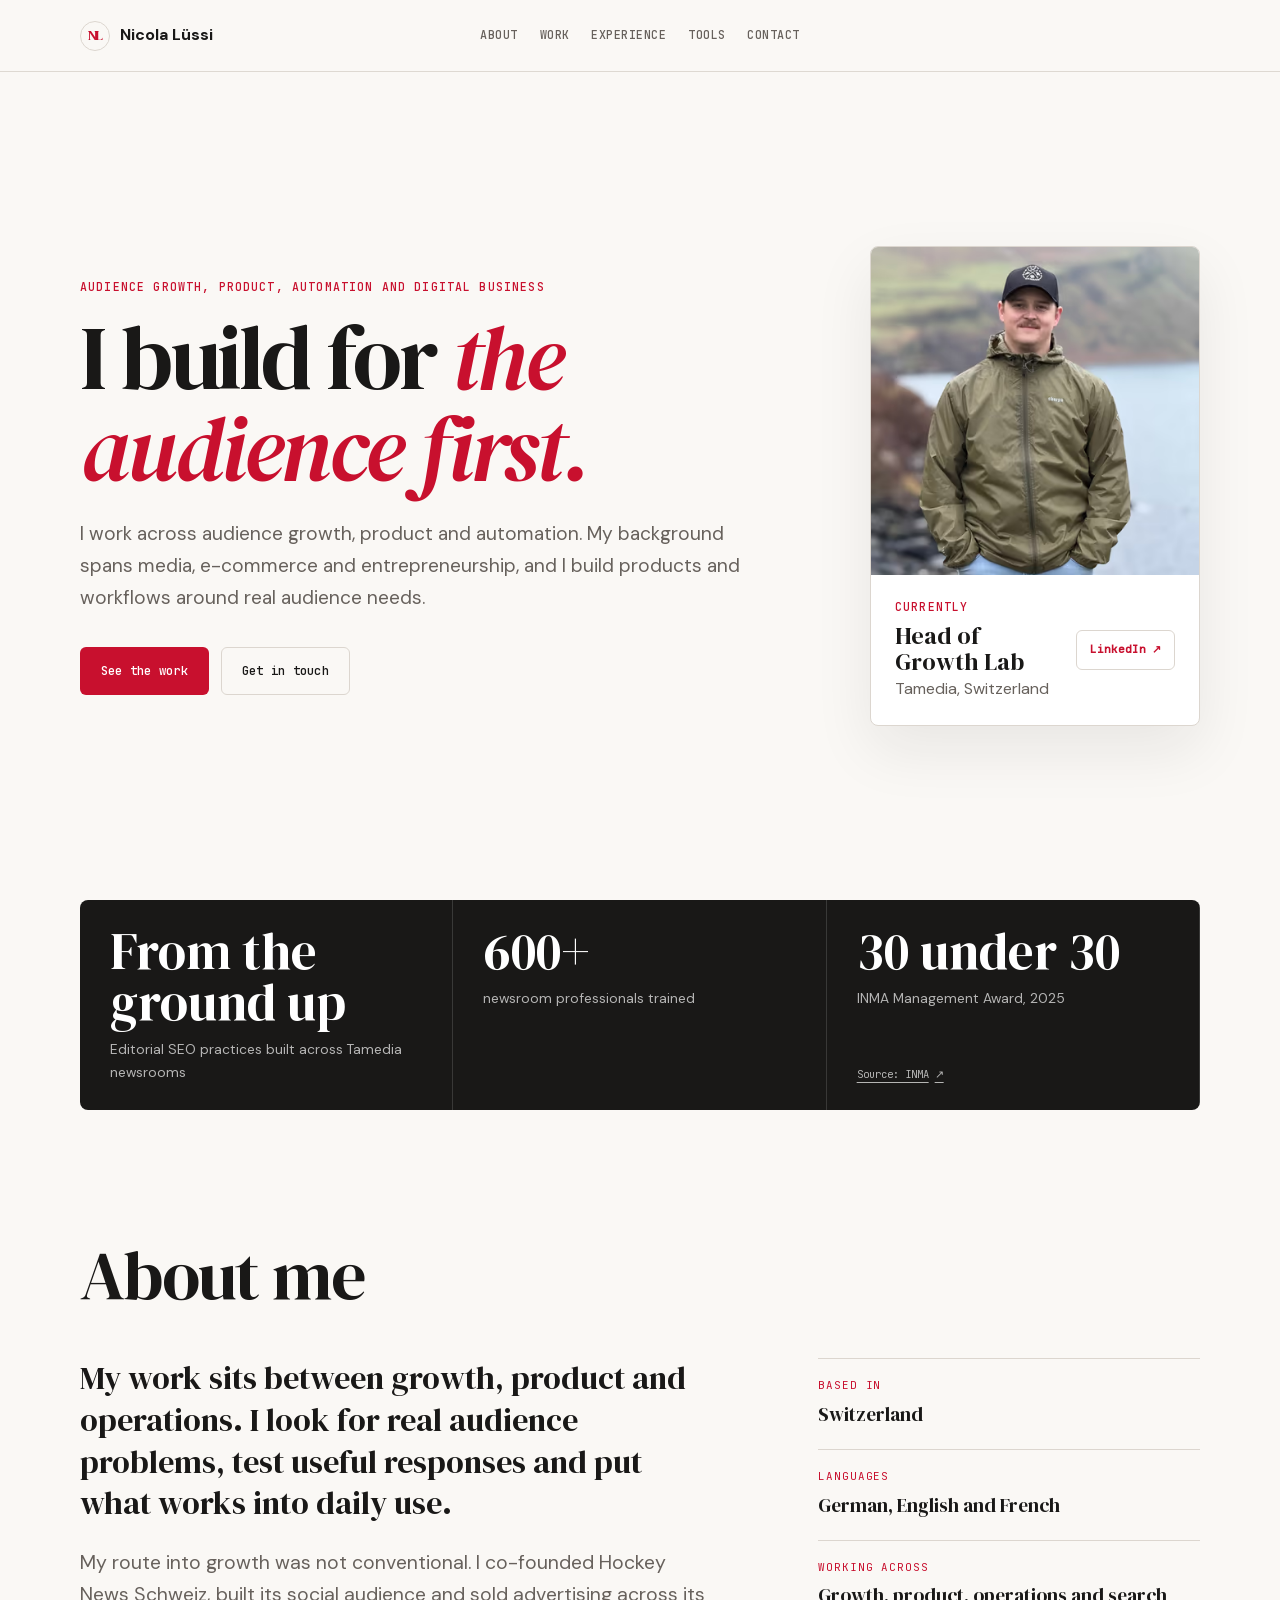
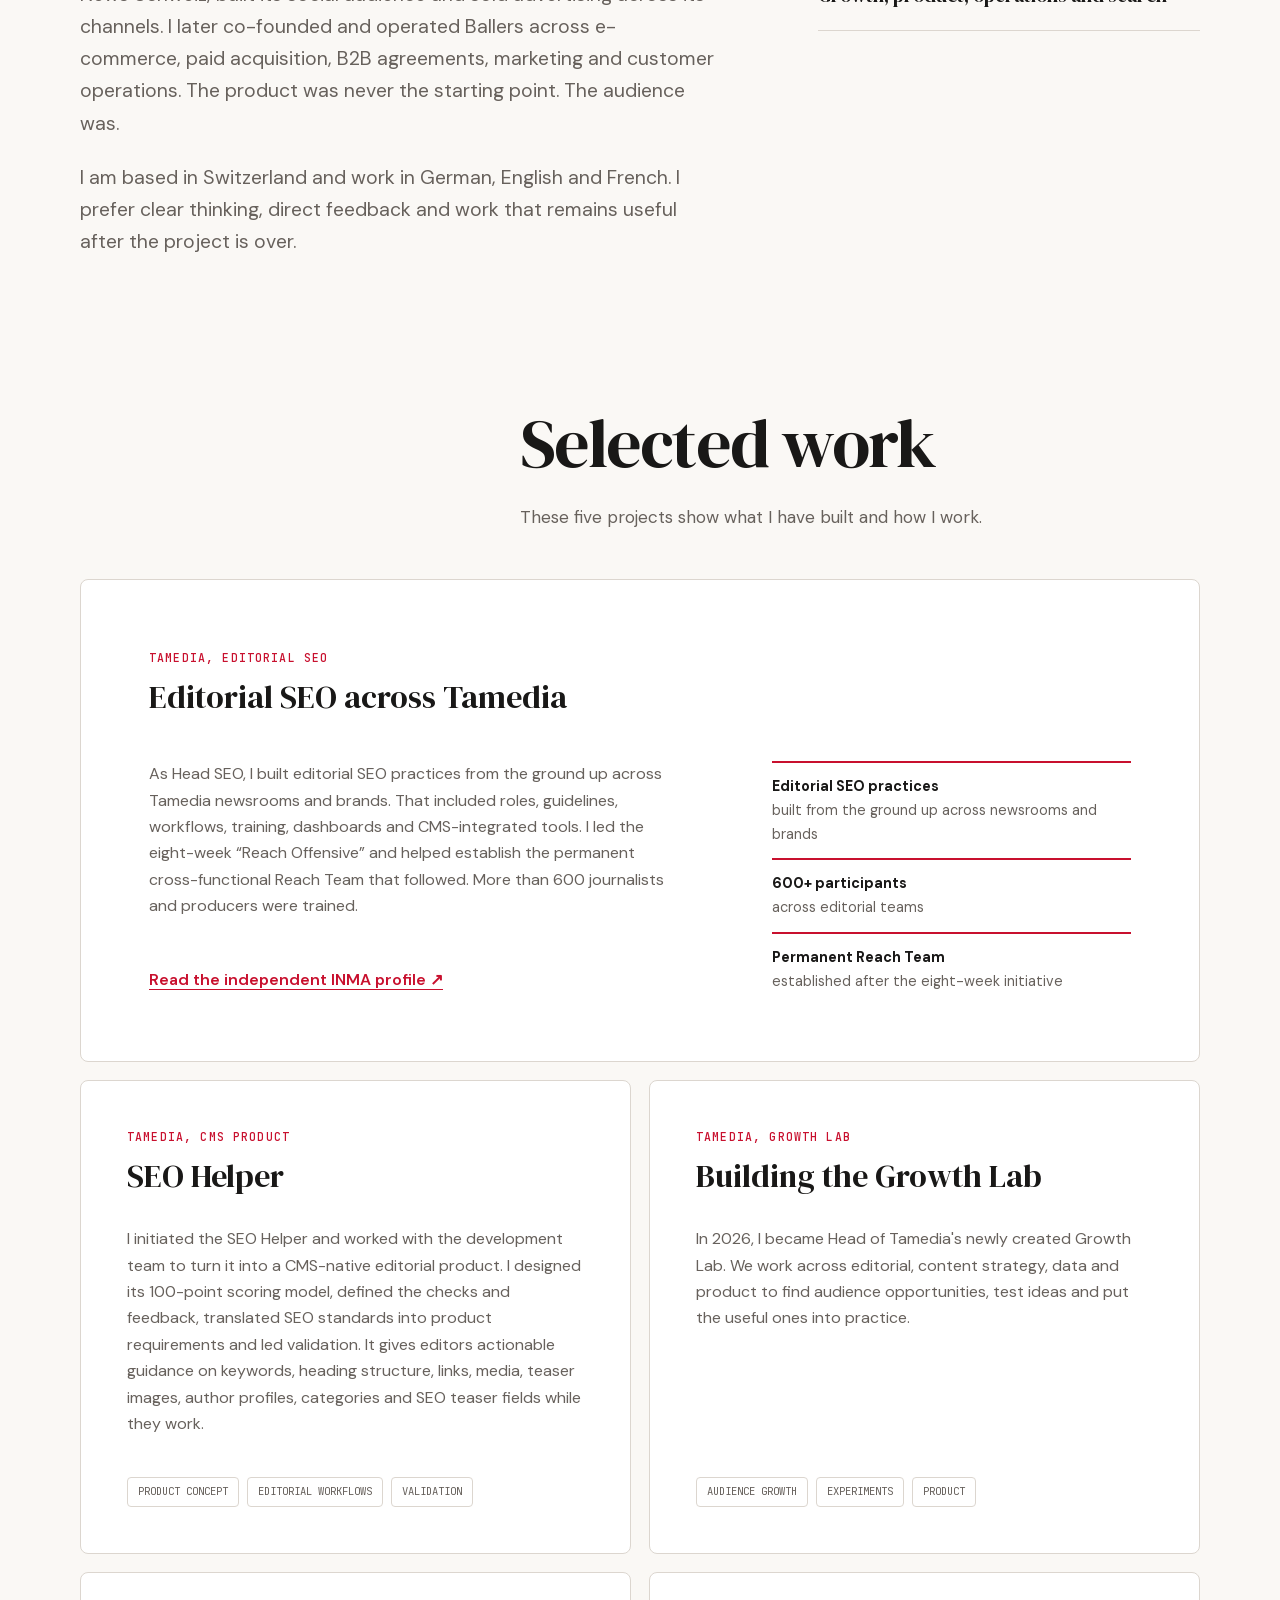
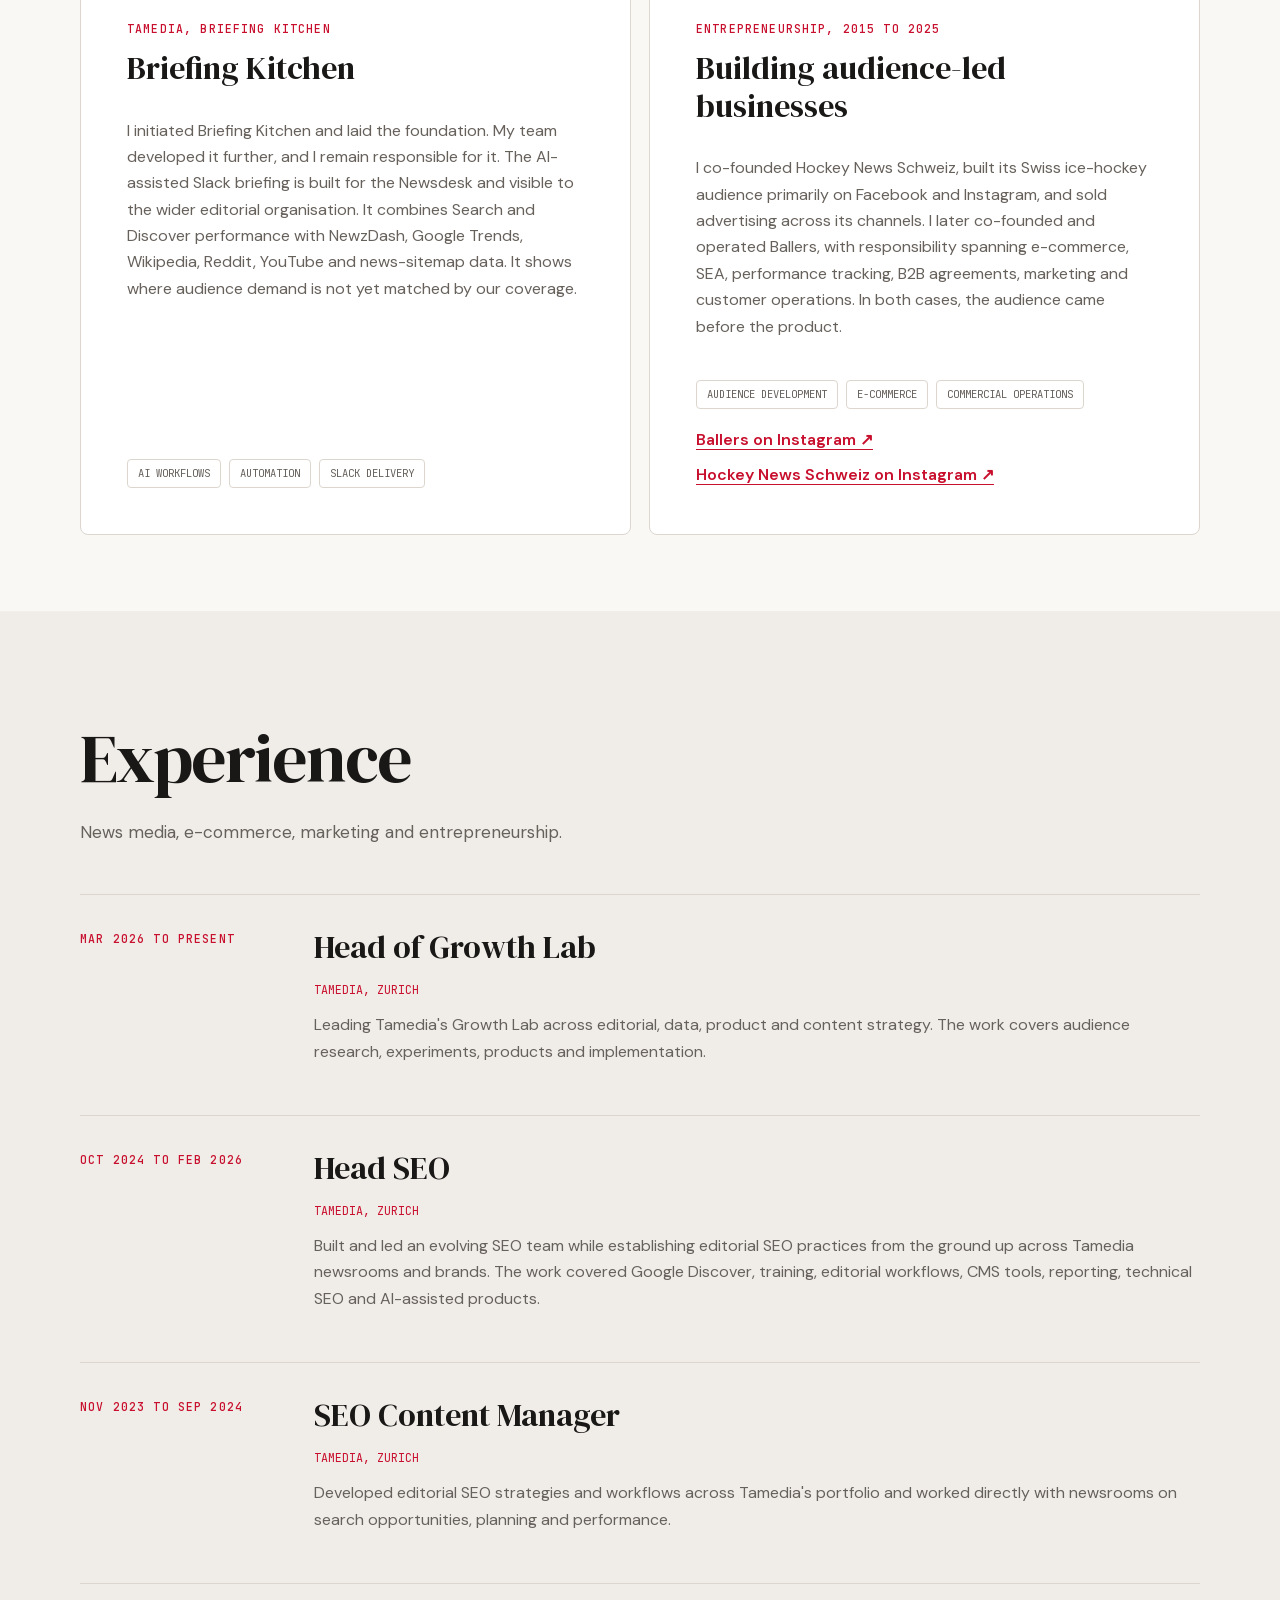
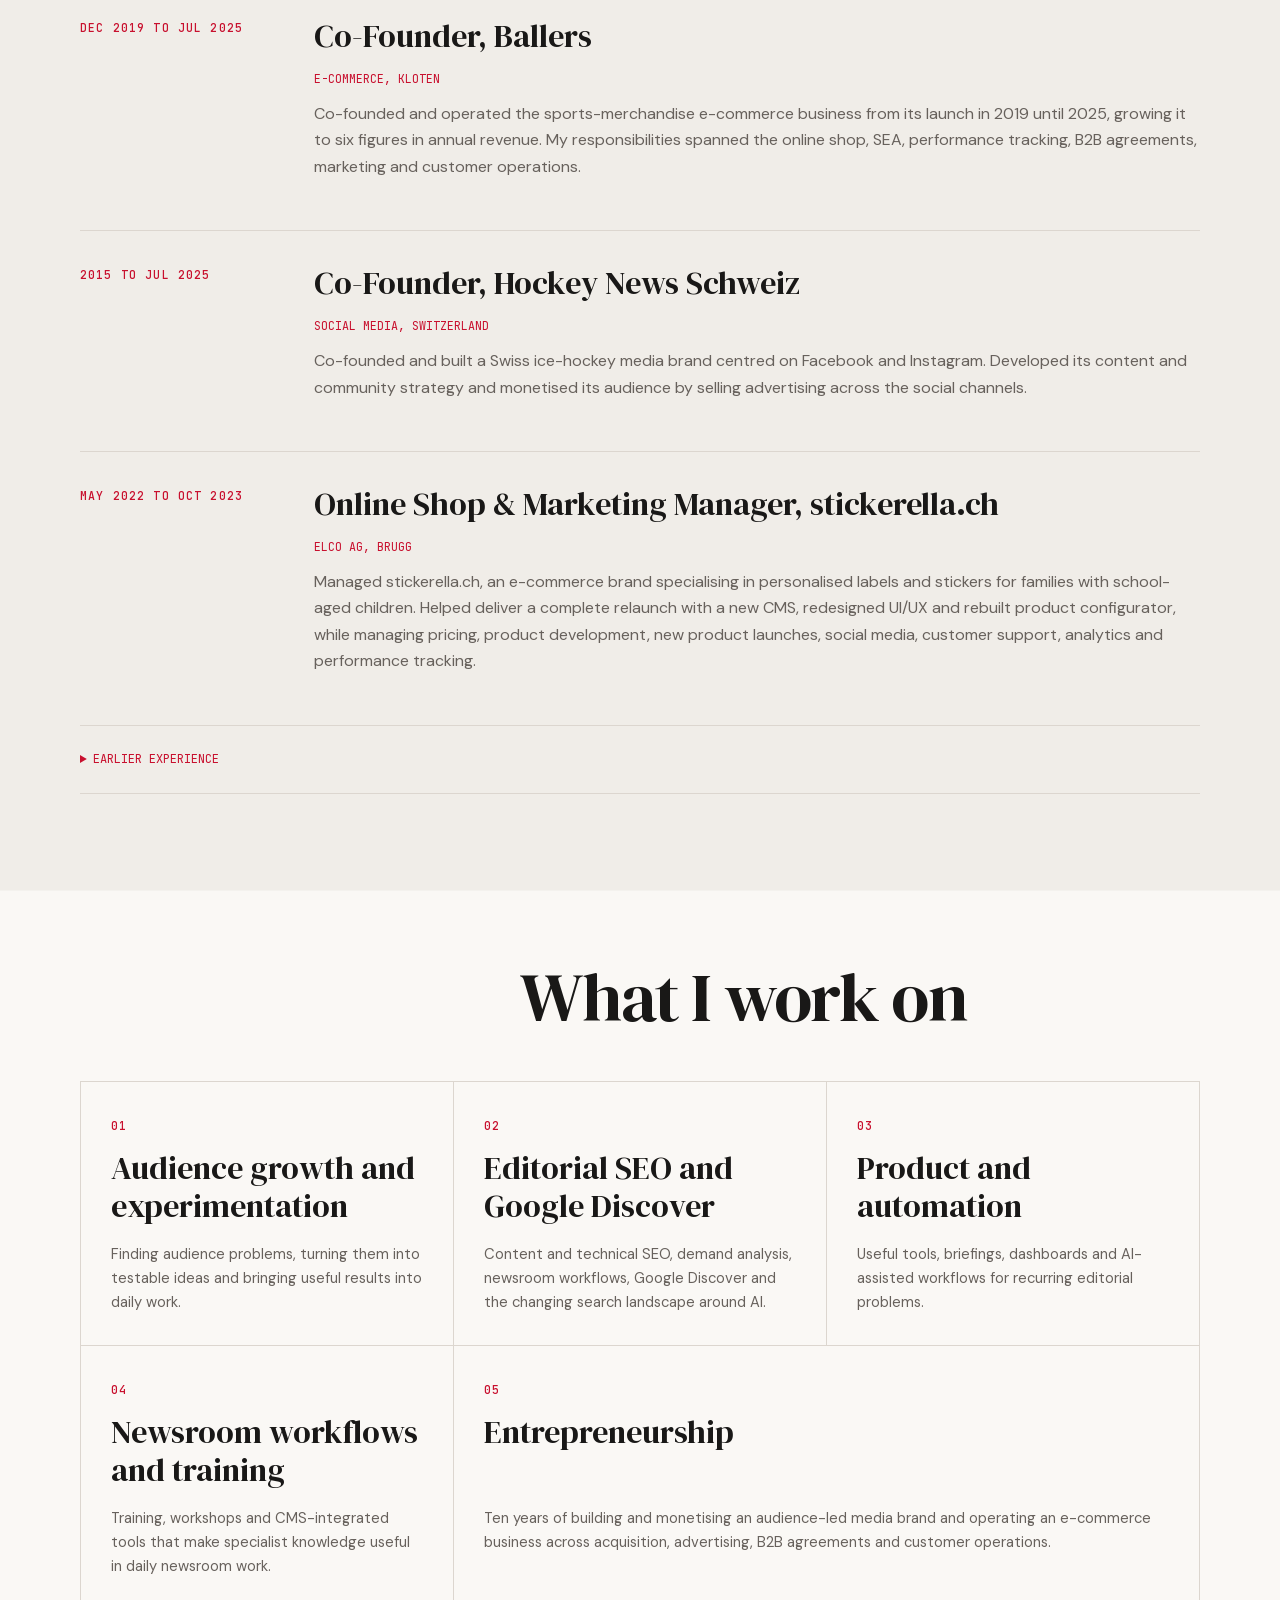
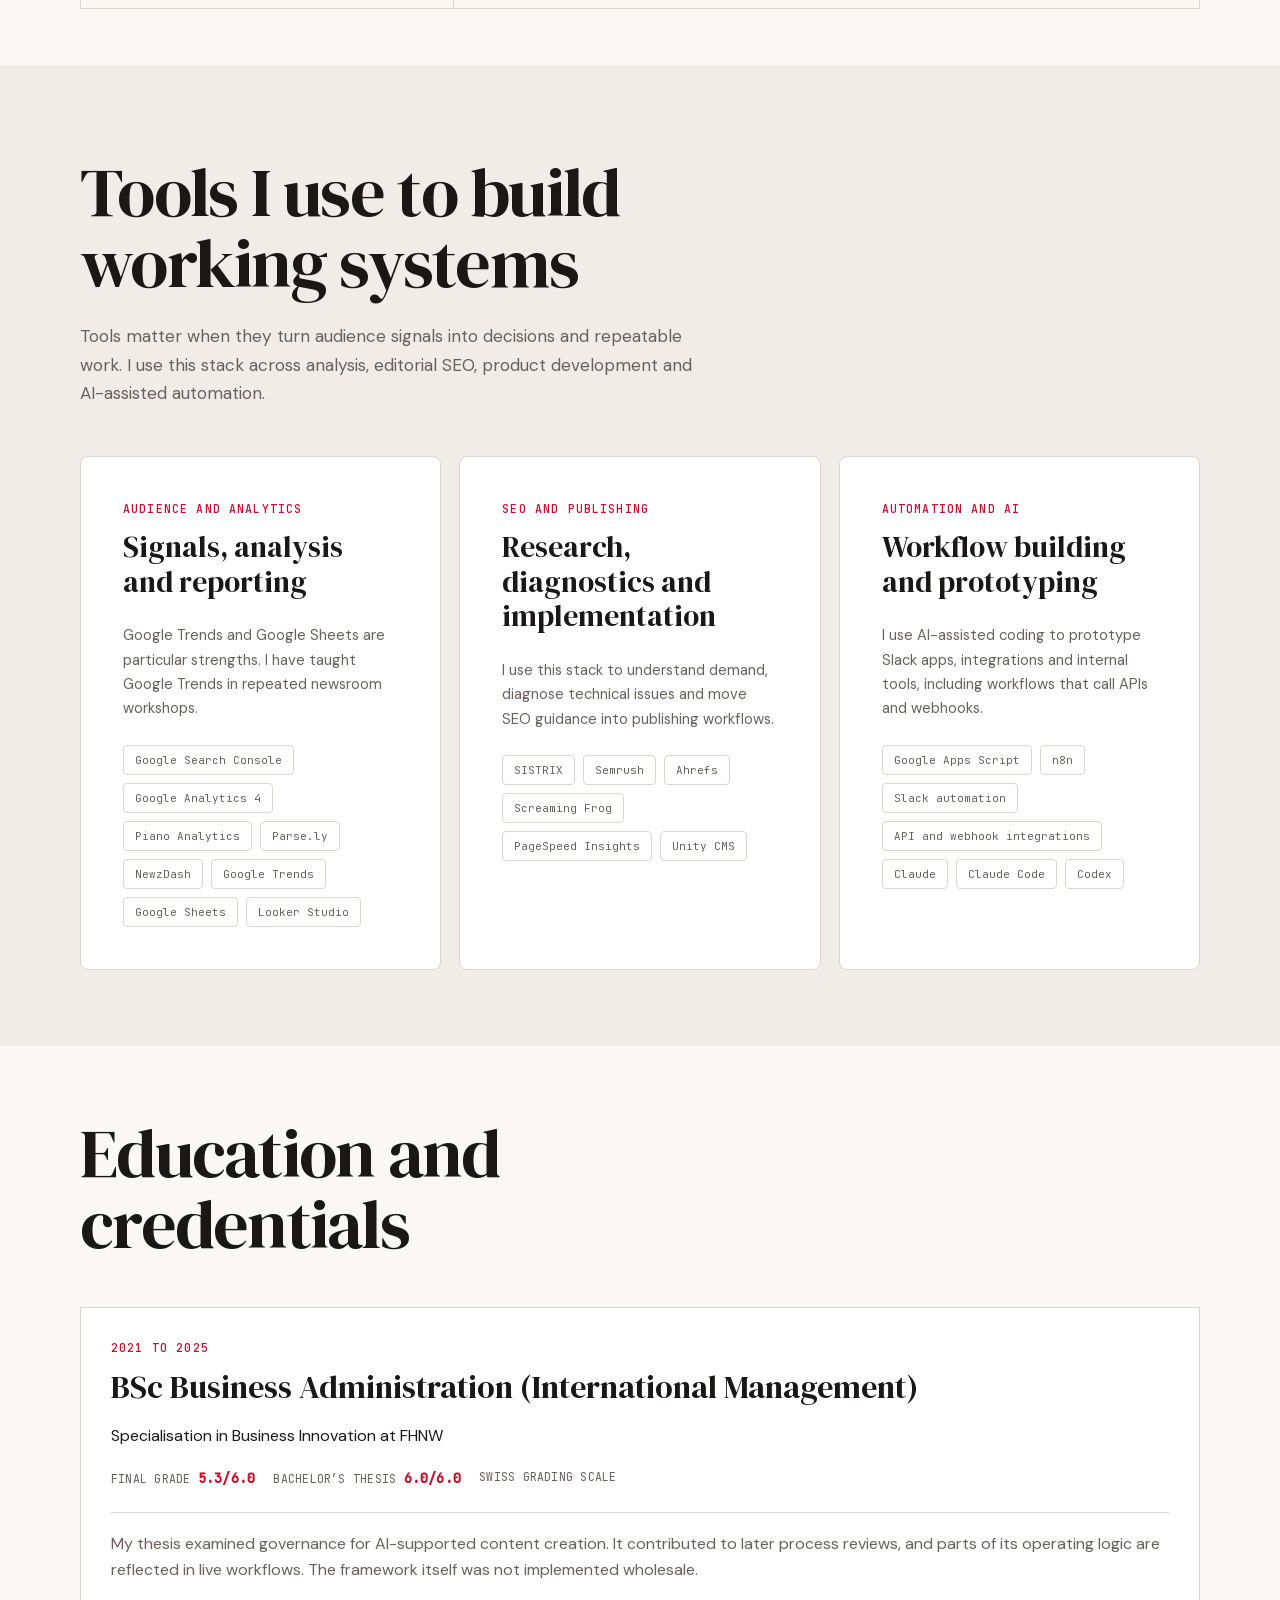
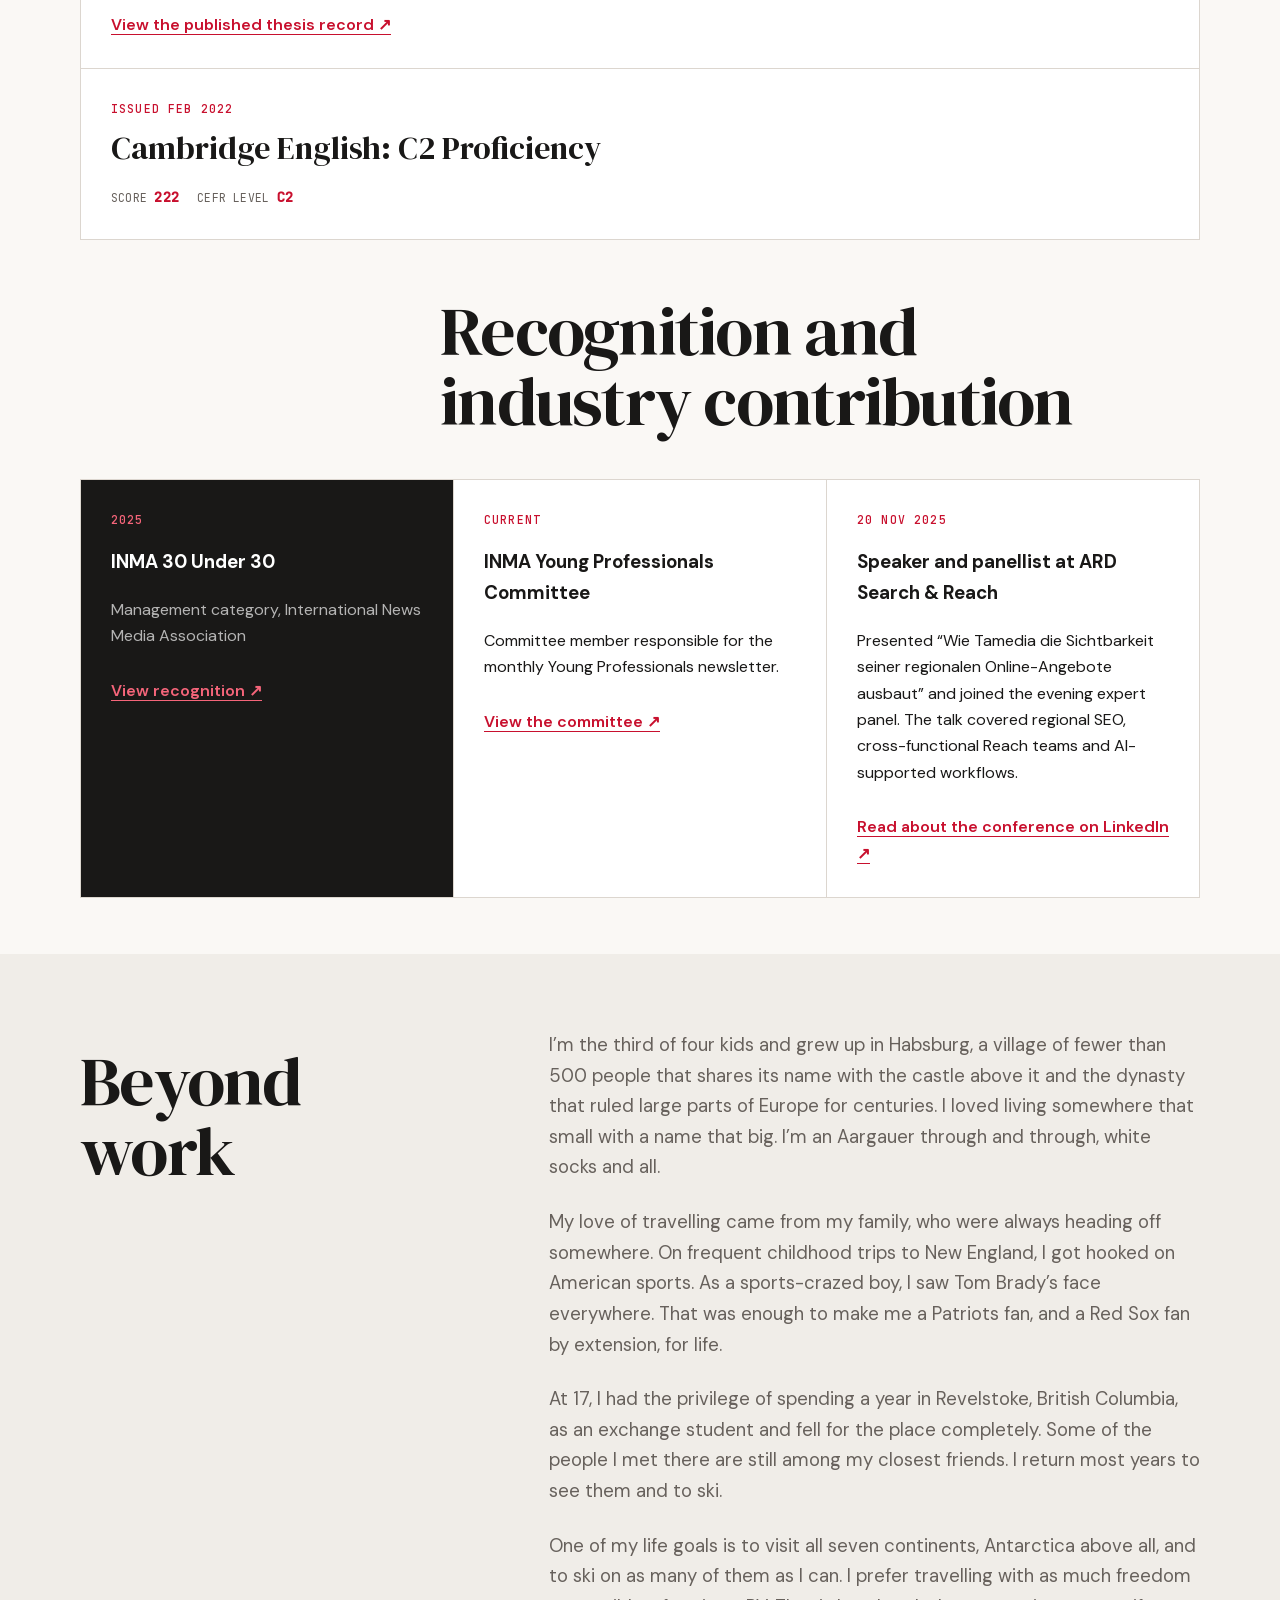
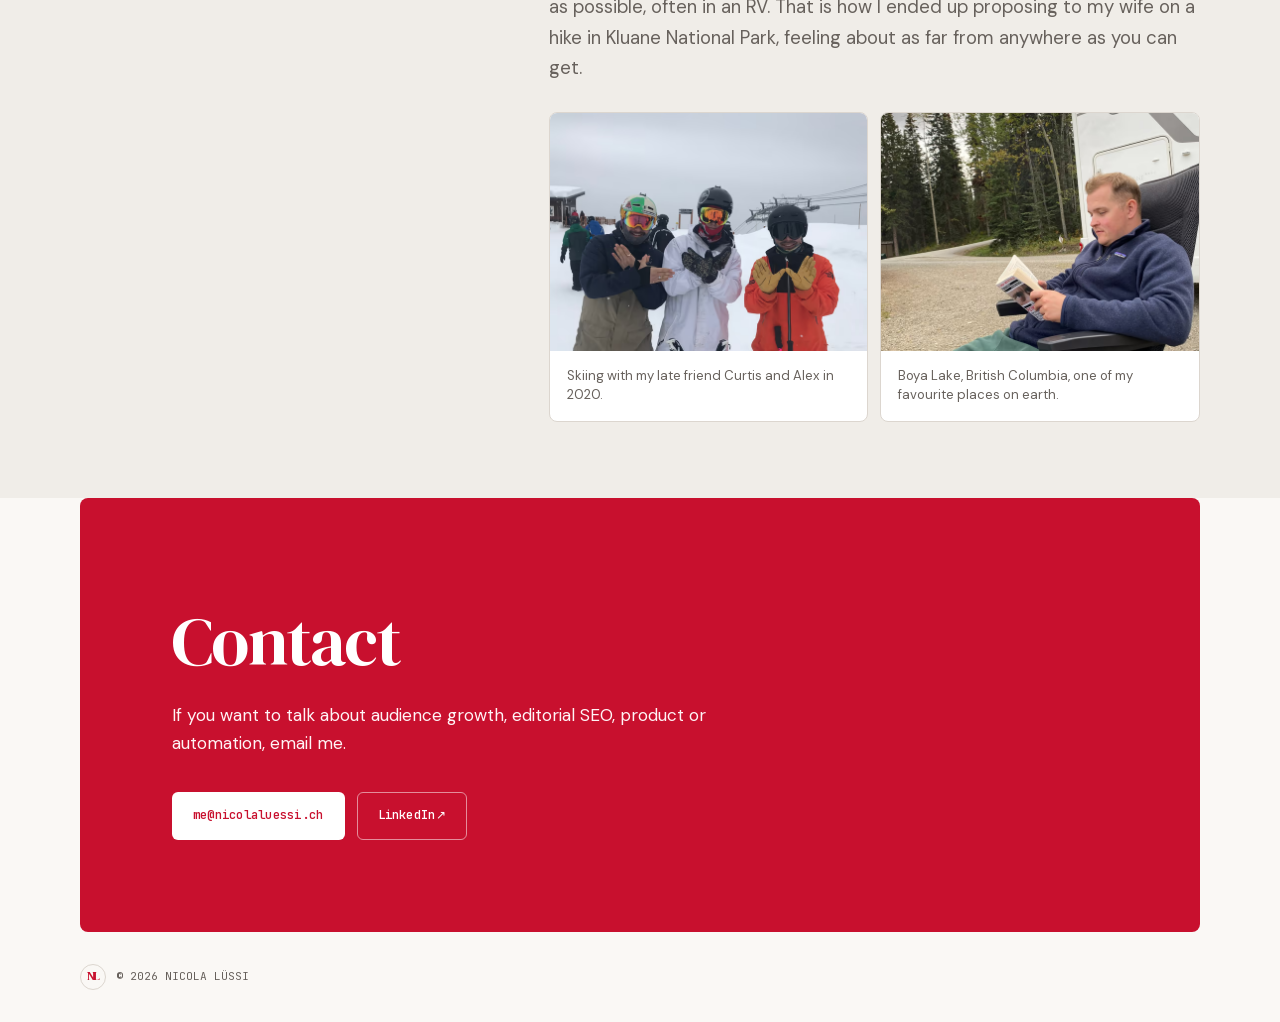
<file: index.html>
<!doctype html>
<html lang="en">
<head>
  <meta charset="utf-8">
  <meta name="viewport" content="width=device-width, initial-scale=1">
  <title>Nicola Lüssi | Audience Growth, Product and Automation</title>
  <meta name="description" content="Nicola Lüssi works across audience growth, product and automation, with experience spanning media, e-commerce and entrepreneurship.">
  <meta name="author" content="Nicola Lüssi">
  <meta name="theme-color" content="#c8102e">

  <link rel="canonical" href="https://nicolaluessi.ch/">

  <meta property="og:type" content="profile">
  <meta property="og:title" content="Nicola Lüssi | Audience Growth, Product and Automation">
  <meta property="og:description" content="Audience growth, product and automation, with experience spanning media, e-commerce and entrepreneurship.">
  <meta property="og:url" content="https://nicolaluessi.ch/">
  <meta property="og:site_name" content="Nicola Lüssi">
  <meta property="og:locale" content="en_US">
  <meta property="og:image" content="https://nicolaluessi.ch/og-image.png">
  <meta property="og:image:type" content="image/png">
  <meta property="og:image:width" content="1200">
  <meta property="og:image:height" content="630">
  <meta property="og:image:alt" content="Nicola Lüssi, audience growth, product and automation">
  <meta property="profile:first_name" content="Nicola">
  <meta property="profile:last_name" content="Lüssi">

  <meta name="twitter:card" content="summary_large_image">
  <meta name="twitter:title" content="Nicola Lüssi | Audience Growth, Product and Automation">
  <meta name="twitter:description" content="Audience growth, product and automation, with experience spanning media, e-commerce and entrepreneurship.">
  <meta name="twitter:image" content="https://nicolaluessi.ch/og-image.png">
  <meta name="twitter:image:alt" content="Nicola Lüssi, audience growth, product and automation">

  <link rel="icon" href="/favicon.png" type="image/png">
  <link rel="apple-touch-icon" href="/apple-touch-icon.png">
  <link rel="preload" href="/assets/fonts/dm-serif-display-latin.woff2" as="font" type="font/woff2" crossorigin>
  <link rel="preload" href="/assets/fonts/dm-serif-display-italic-latin.woff2" as="font" type="font/woff2" crossorigin>
  <link rel="stylesheet" href="/css/style.css?v=20260805-4">

  <script type="application/ld+json">
  {
    "@context": "https://schema.org",
    "@graph": [
      {
        "@type": "WebSite",
        "@id": "https://nicolaluessi.ch/#website",
        "url": "https://nicolaluessi.ch/",
        "name": "Nicola Lüssi",
        "inLanguage": "en",
        "publisher": {"@id": "https://nicolaluessi.ch/#person"}
      },
      {
        "@type": "ProfilePage",
        "@id": "https://nicolaluessi.ch/#webpage",
        "url": "https://nicolaluessi.ch/",
        "name": "Nicola Lüssi | Audience Growth, Product and Automation",
        "description": "Profile of Nicola Lüssi, working across audience growth, product and automation, with experience spanning media, e-commerce and entrepreneurship.",
        "inLanguage": "en",
        "dateCreated": "2026-03-25T11:02:04+01:00",
        "dateModified": "2026-08-05T08:05:00+02:00",
        "isPartOf": {"@id": "https://nicolaluessi.ch/#website"},
        "mainEntity": {"@id": "https://nicolaluessi.ch/#person"}
      },
      {
        "@type": "Person",
        "@id": "https://nicolaluessi.ch/#person",
        "name": "Nicola Lüssi",
        "url": "https://nicolaluessi.ch/",
        "image": {
          "@type": "ImageObject",
          "url": "https://nicolaluessi.ch/nicola-luessi-portrait-800.webp",
          "width": 800,
          "height": 800,
          "caption": "Portrait of Nicola Lüssi"
        },
        "jobTitle": "Head of Growth Lab",
        "description": "Works across audience growth, product and automation, with experience spanning media, e-commerce and entrepreneurship.",
        "worksFor": {
          "@type": "Organization",
          "name": "Tamedia",
          "url": "https://www.tamedia.ch/"
        },
        "memberOf": {
          "@type": "Organization",
          "name": "INMA Young Professionals Committee",
          "url": "https://www.inma.org/Initiatives/Young-Professionals/#:~:text=wider%20INMA%20community.-,Committee,-The%20Board%20of"
        },
        "alumniOf": [
          {
            "@type": "CollegeOrUniversity",
            "name": "University of Applied Sciences and Arts Northwestern Switzerland",
            "alternateName": "FHNW",
            "url": "https://www.fhnw.ch/"
          }
        ],
        "hasCredential": [
          {
            "@type": "EducationalOccupationalCredential",
            "name": "Bachelor of Science FHNW in Business Administration (International Management)",
            "credentialCategory": "degree",
            "description": "Final grade 5.3 out of 6.0. Bachelor thesis grade 6.0 out of 6.0 on the Swiss grading scale.",
            "recognizedBy": {
              "@type": "CollegeOrUniversity",
              "name": "University of Applied Sciences and Arts Northwestern Switzerland",
              "alternateName": "FHNW",
              "url": "https://www.fhnw.ch/"
            }
          },
          {
            "@type": "EducationalOccupationalCredential",
            "name": "Cambridge English: C2 Proficiency",
            "credentialCategory": "certificate",
            "description": "Score 222. Issued February 2022.",
            "recognizedBy": {
              "@type": "Organization",
              "name": "Cambridge English",
              "url": "https://www.cambridgeenglish.org/"
            }
          }
        ],
        "knowsLanguage": ["de", "en", "fr"],
        "knowsAbout": [
          "Audience growth",
          "Editorial SEO",
          "Product development",
          "Search engine optimization",
          "Google Discover",
          "Data-driven experimentation",
          "Automation",
          "Web analytics",
          "Google Trends",
          "AI-assisted prototyping",
          "Community building",
          "E-commerce",
          "Digital business",
          "Commercial operations"
        ],
        "award": "INMA 30 Under 30 Award in Management (2025)",
        "sameAs": [
          "https://www.linkedin.com/in/nicolaluessi/"
        ],
        "subjectOf": [
          {
            "@type": "Article",
            "name": "INMA recognises global news media's next generation in 30 Under 30 Awards",
            "url": "https://www.inma.org/blogs/main/post.cfm/inma-recognises-global-news-media-s-next-generation-in-30-under-30-awards"
          }
        ]
      },
      {
        "@type": "CreativeWork",
        "@id": "https://studierendenprojekte.wirtschaft.fhnw.ch/view/4086#creativework",
        "name": "AI-Driven Content Creation: Strategic Frameworks for Reaching New Audiences in Traditional Media",
        "url": "https://studierendenprojekte.wirtschaft.fhnw.ch/view/4086",
        "author": {"@id": "https://nicolaluessi.ch/#person"}
      }
    ]
  }
  </script>
</head>
<body>
  <a class="skip-link" href="#main">Skip to main content</a>

  <header class="site-header">
    <a class="site-brand" href="/" aria-label="Nicola Lüssi, home">
      <span class="site-monogram" aria-hidden="true">NL</span>
      <span>Nicola Lüssi</span>
    </a>
    <nav class="primary-nav" aria-label="Main navigation">
      <a href="#about">About</a>
      <a href="#impact">Work</a>
      <a href="#experience">Experience</a>
      <a href="#tools">Tools</a>
      <a href="#contact">Contact</a>
    </nav>
  </header>

  <main id="main">
    <section class="hero" aria-labelledby="hero-title">
      <div class="hero-copy">
        <p class="eyebrow">Audience growth, product, automation and digital business</p>
        <h1 id="hero-title">I build for <em>the audience first.</em></h1>
        <p class="hero-intro">I work across audience growth, product and automation. My background spans media, e-commerce and entrepreneurship, and I build products and workflows around real audience needs.</p>
        <div class="hero-actions">
          <a class="button button-primary" href="#impact">See the work</a>
          <a class="button button-secondary" href="mailto:me@nicolaluessi.ch">Get in touch</a>
        </div>
      </div>
      <figure class="portrait-card">
        <picture>
          <source
            type="image/avif"
            srcset="/nicola-luessi-portrait-400.avif 400w, /nicola-luessi-portrait-800.avif 800w"
            sizes="(max-width: 680px) calc(100vw - 48px), (max-width: 920px) 430px, 330px">
          <img
            src="/nicola-luessi-portrait-800.webp"
            srcset="/nicola-luessi-portrait-400.webp 400w, /nicola-luessi-portrait-800.webp 800w"
            sizes="(max-width: 680px) calc(100vw - 48px), (max-width: 920px) 430px, 330px"
            width="800"
            height="800"
            alt="Portrait of Nicola Lüssi"
            decoding="async">
        </picture>
        <figcaption>
          <div>
            <p class="hero-card-label">Currently</p>
            <p class="hero-card-role">Head of Growth Lab</p>
            <p class="hero-card-org">Tamedia, Switzerland</p>
          </div>
          <a href="https://www.linkedin.com/in/nicolaluessi/" target="_blank" rel="noopener noreferrer"><span>LinkedIn</span> <span aria-hidden="true">↗</span></a>
        </figcaption>
      </figure>
    </section>

    <section class="proof-strip" aria-label="Selected results">
      <div class="proof-item">
        <strong>From the ground up</strong>
        <span>Editorial SEO practices built across Tamedia newsrooms</span>
      </div>
      <div class="proof-item">
        <strong>600+</strong>
        <span>newsroom professionals trained</span>
      </div>
      <div class="proof-item">
        <strong>30 under 30</strong>
        <span>INMA Management Award, 2025</span>
        <a class="proof-source" href="https://www.inma.org/blogs/main/post.cfm/inma-recognises-global-news-media-s-next-generation-in-30-under-30-awards" target="_blank" rel="noopener noreferrer">
          Source: INMA <span aria-hidden="true">↗</span>
        </a>
      </div>
    </section>

    <section class="section about" id="about" aria-labelledby="about-title">
      <div class="section-heading">
        <h2 id="about-title">About me</h2>
      </div>
      <div class="about-layout">
        <div class="about-copy">
          <p>My work sits between growth, product and operations. I look for real audience problems, test useful responses and put what works into daily use.</p>
          <p>My route into growth was not conventional. I co-founded Hockey News Schweiz, built its social audience and sold advertising across its channels. I later co-founded and operated Ballers across e-commerce, paid acquisition, B2B agreements, marketing and customer operations. The product was never the starting point. The audience was.</p>
          <p>I am based in Switzerland and work in German, English and French. I prefer clear thinking, direct feedback and work that remains useful after the project is over.</p>
        </div>
        <dl class="about-facts">
          <div><dt>Based in</dt><dd>Switzerland</dd></div>
          <div><dt>Languages</dt><dd>German, English and French</dd></div>
          <div><dt>Working across</dt><dd>Growth, product, operations and search</dd></div>
        </dl>
      </div>
    </section>

    <section class="section" id="impact" aria-labelledby="impact-title">
      <div class="section-heading">
        <h2 id="impact-title">Selected work</h2>
        <p>These five projects show what I have built and how I work.</p>
      </div>

      <div class="impact-grid">
        <article class="impact-card impact-card-featured">
          <header class="impact-featured-heading">
            <p class="card-kicker">Tamedia, editorial SEO</p>
            <h3>Editorial SEO across Tamedia</h3>
          </header>
          <div class="impact-featured-copy">
            <p>As Head SEO, I built editorial SEO practices from the ground up across Tamedia newsrooms and brands. That included roles, guidelines, workflows, training, dashboards and CMS-integrated tools. I led the eight-week “Reach Offensive” and helped establish the permanent cross-functional Reach Team that followed. More than 600 journalists and producers were trained.</p>
            <a class="text-link" href="https://www.inma.org/blogs/main/post.cfm/inma-recognises-global-news-media-s-next-generation-in-30-under-30-awards" target="_blank" rel="noopener noreferrer">
              Read the independent INMA profile <span aria-hidden="true">↗</span>
            </a>
          </div>
          <ul class="outcome-list">
            <li><strong>Editorial SEO practices</strong> built from the ground up across newsrooms and brands</li>
            <li><strong>600+ participants</strong> across editorial teams</li>
            <li><strong>Permanent Reach Team</strong> established after the eight-week initiative</li>
          </ul>
        </article>

        <article class="impact-card">
          <p class="card-kicker">Tamedia, CMS product</p>
          <h3>SEO Helper</h3>
          <p>I initiated the SEO Helper and worked with the development team to turn it into a CMS-native editorial product. I designed its 100-point scoring model, defined the checks and feedback, translated SEO standards into product requirements and led validation. It gives editors actionable guidance on keywords, heading structure, links, media, teaser images, author profiles, categories and SEO teaser fields while they work.</p>
          <ul class="tag-list" aria-label="Topics">
            <li>Product concept</li><li>Editorial workflows</li><li>Validation</li>
          </ul>
        </article>

        <article class="impact-card">
          <p class="card-kicker">Tamedia, Growth Lab</p>
          <h3>Building the Growth Lab</h3>
          <p>In 2026, I became Head of Tamedia's newly created Growth Lab. We work across editorial, content strategy, data and product to find audience opportunities, test ideas and put the useful ones into practice.</p>
          <ul class="tag-list" aria-label="Topics">
            <li>Audience growth</li><li>Experiments</li><li>Product</li>
          </ul>
        </article>

        <article class="impact-card">
          <p class="card-kicker">Tamedia, Briefing Kitchen</p>
          <h3>Briefing Kitchen</h3>
          <p>I initiated Briefing Kitchen and laid the foundation. My team developed it further, and I remain responsible for it. The AI-assisted Slack briefing is built for the Newsdesk and visible to the wider editorial organisation. It combines Search and Discover performance with NewzDash, Google Trends, Wikipedia, Reddit, YouTube and news-sitemap data. It shows where audience demand is not yet matched by our coverage.</p>
          <ul class="tag-list" aria-label="Topics">
            <li>AI workflows</li><li>Automation</li><li>Slack delivery</li>
          </ul>
        </article>

        <article class="impact-card">
          <p class="card-kicker">Entrepreneurship, 2015 to 2025</p>
          <h3>Building audience-led businesses</h3>
          <p>I co-founded Hockey News Schweiz, built its Swiss ice-hockey audience primarily on Facebook and Instagram, and sold advertising across its channels. I later co-founded and operated Ballers, with responsibility spanning e-commerce, SEA, performance tracking, B2B agreements, marketing and customer operations. In both cases, the audience came before the product.</p>
          <ul class="tag-list" aria-label="Topics">
            <li>Audience development</li><li>E-commerce</li><li>Commercial operations</li>
          </ul>
          <nav class="card-links" aria-label="Venture profiles">
            <a href="https://www.instagram.com/ballers.ch/" target="_blank" rel="noopener noreferrer">Ballers on Instagram <span aria-hidden="true">↗</span></a>
            <a href="https://www.instagram.com/hockey_news_schweiz/" target="_blank" rel="noopener noreferrer">Hockey News Schweiz on Instagram <span aria-hidden="true">↗</span></a>
          </nav>
        </article>
      </div>
    </section>

    <section class="section section-tinted" id="experience" aria-labelledby="experience-title">
      <div class="section-heading">
        <h2 id="experience-title">Experience</h2>
        <p>News media, e-commerce, marketing and entrepreneurship.</p>
      </div>

      <div class="timeline">
        <article class="timeline-item">
          <p class="timeline-date">Mar 2026 to present</p>
          <div>
            <h3>Head of Growth Lab</h3>
            <p class="timeline-org">Tamedia, Zurich</p>
            <p>Leading Tamedia's Growth Lab across editorial, data, product and content strategy. The work covers audience research, experiments, products and implementation.</p>
          </div>
        </article>
        <article class="timeline-item">
          <p class="timeline-date">Oct 2024 to Feb 2026</p>
          <div>
            <h3>Head SEO</h3>
            <p class="timeline-org">Tamedia, Zurich</p>
            <p>Built and led an evolving SEO team while establishing editorial SEO practices from the ground up across Tamedia newsrooms and brands. The work covered Google Discover, training, editorial workflows, CMS tools, reporting, technical SEO and AI-assisted products.</p>
          </div>
        </article>
        <article class="timeline-item">
          <p class="timeline-date">Nov 2023 to Sep 2024</p>
          <div>
            <h3>SEO Content Manager</h3>
            <p class="timeline-org">Tamedia, Zurich</p>
            <p>Developed editorial SEO strategies and workflows across Tamedia's portfolio and worked directly with newsrooms on search opportunities, planning and performance.</p>
          </div>
        </article>
        <article class="timeline-item">
          <p class="timeline-date">Dec 2019 to Jul 2025</p>
          <div>
            <h3>Co-Founder, Ballers</h3>
            <p class="timeline-org">E-commerce, Kloten</p>
            <p>Co-founded and operated the sports-merchandise e-commerce business from its launch in 2019 until 2025, growing it to six figures in annual revenue. My responsibilities spanned the online shop, SEA, performance tracking, B2B agreements, marketing and customer operations.</p>
          </div>
        </article>
        <article class="timeline-item">
          <p class="timeline-date">2015 to Jul 2025</p>
          <div>
            <h3>Co-Founder, Hockey News Schweiz</h3>
            <p class="timeline-org">Social media, Switzerland</p>
            <p>Co-founded and built a Swiss ice-hockey media brand centred on Facebook and Instagram. Developed its content and community strategy and monetised its audience by selling advertising across the social channels.</p>
          </div>
        </article>
        <article class="timeline-item">
          <p class="timeline-date">May 2022 to Oct 2023</p>
          <div>
            <h3>Online Shop &amp; Marketing Manager, stickerella.ch</h3>
            <p class="timeline-org">ELCO AG, Brugg</p>
            <p>Managed stickerella.ch, an e-commerce brand specialising in personalised labels and stickers for families with school-aged children. Helped deliver a complete relaunch with a new CMS, redesigned UI/UX and rebuilt product configurator, while managing pricing, product development, new product launches, social media, customer support, analytics and performance tracking.</p>
          </div>
        </article>
        <details class="earlier-experience">
          <summary>Earlier experience</summary>
          <div class="earlier-grid">
            <div>
              <p class="timeline-date">2019 to 2021</p>
              <h3>Commercial Apprenticeship</h3>
              <p class="timeline-org">ELCO AG, Brugg</p>
            </div>
            <div>
              <p class="timeline-date">2017 to 2018</p>
              <h3>Military Service</h3>
              <p class="timeline-org">Swiss Armed Forces, Dübendorf</p>
            </div>
          </div>
        </details>
      </div>
    </section>

    <section class="section" id="capabilities" aria-labelledby="capabilities-title">
      <div class="section-heading">
        <h2 id="capabilities-title">What I work on</h2>
      </div>
      <div class="capability-grid">
        <article>
          <span class="capability-index">01</span>
          <h3>Audience growth and experimentation</h3>
          <p>Finding audience problems, turning them into testable ideas and bringing useful results into daily work.</p>
        </article>
        <article>
          <span class="capability-index">02</span>
          <h3>Editorial SEO and Google Discover</h3>
          <p>Content and technical SEO, demand analysis, newsroom workflows, Google Discover and the changing search landscape around AI.</p>
        </article>
        <article>
          <span class="capability-index">03</span>
          <h3>Product and automation</h3>
          <p>Useful tools, briefings, dashboards and AI-assisted workflows for recurring editorial problems.</p>
        </article>
        <article>
          <span class="capability-index">04</span>
          <h3>Newsroom workflows and training</h3>
          <p>Training, workshops and CMS-integrated tools that make specialist knowledge useful in daily newsroom work.</p>
        </article>
        <article>
          <span class="capability-index">05</span>
          <h3>Entrepreneurship</h3>
          <p>Ten years of building and monetising an audience-led media brand and operating an e-commerce business across acquisition, advertising, B2B agreements and customer operations.</p>
        </article>
      </div>
    </section>

    <section class="section section-tinted tools" id="tools" aria-labelledby="tools-title">
      <div class="section-heading">
        <h2 id="tools-title">Tools I use to build working systems</h2>
        <p>Tools matter when they turn audience signals into decisions and repeatable work. I use this stack across analysis, editorial SEO, product development and AI-assisted automation.</p>
      </div>
      <div class="tool-grid">
        <article class="tool-card">
          <p class="card-kicker">Audience and analytics</p>
          <h3>Signals, analysis and reporting</h3>
          <p>Google Trends and Google Sheets are particular strengths. I have taught Google Trends in repeated newsroom workshops.</p>
          <ul class="tool-list">
            <li>Google Search Console</li>
            <li>Google Analytics 4</li>
            <li>Piano Analytics</li>
            <li>Parse.ly</li>
            <li>NewzDash</li>
            <li>Google Trends</li>
            <li>Google Sheets</li>
            <li>Looker Studio</li>
          </ul>
        </article>
        <article class="tool-card">
          <p class="card-kicker">SEO and publishing</p>
          <h3>Research, diagnostics and implementation</h3>
          <p>I use this stack to understand demand, diagnose technical issues and move SEO guidance into publishing workflows.</p>
          <ul class="tool-list">
            <li>SISTRIX</li>
            <li>Semrush</li>
            <li>Ahrefs</li>
            <li>Screaming Frog</li>
            <li>PageSpeed Insights</li>
            <li>Unity CMS</li>
          </ul>
        </article>
        <article class="tool-card">
          <p class="card-kicker">Automation and AI</p>
          <h3>Workflow building and prototyping</h3>
          <p>I use AI-assisted coding to prototype Slack apps, integrations and internal tools, including workflows that call APIs and webhooks.</p>
          <ul class="tool-list">
            <li>Google Apps Script</li>
            <li>n8n</li>
            <li>Slack automation</li>
            <li>API and webhook integrations</li>
            <li>Claude</li>
            <li>Claude Code</li>
            <li>Codex</li>
          </ul>
        </article>
      </div>
    </section>

    <section class="section education" aria-labelledby="education-title">
      <div class="section-heading">
        <h2 id="education-title">Education and credentials</h2>
      </div>
      <div class="education-grid">
        <article>
          <p class="timeline-date">2021 to 2025</p>
          <h3>BSc Business Administration (International Management)</h3>
          <p>Specialisation in Business Innovation at FHNW</p>
          <p class="education-grade">
            <span>Final grade <strong>5.3/6.0</strong></span>
            <span>Bachelor’s thesis <strong>6.0/6.0</strong></span>
            <span>Swiss grading scale</span>
          </p>
          <p class="education-note">My thesis examined governance for AI-supported content creation. It contributed to later process reviews, and parts of its operating logic are reflected in live workflows. The framework itself was not implemented wholesale.</p>
          <a href="https://studierendenprojekte.wirtschaft.fhnw.ch/view/4086" target="_blank" rel="noopener noreferrer">View the published thesis record <span aria-hidden="true">↗</span></a>
        </article>
        <article>
          <p class="timeline-date">Issued Feb 2022</p>
          <h3>Cambridge English: C2 Proficiency</h3>
          <p class="education-grade">
            <span>Score <strong>222</strong></span>
            <span>CEFR level <strong>C2</strong></span>
          </p>
        </article>
      </div>

      <section class="recognition-block" aria-labelledby="recognition-title">
        <div class="section-heading">
          <h2 id="recognition-title">Recognition and industry contribution</h2>
        </div>
        <div class="recognition-grid">
          <article class="award-card">
            <p class="timeline-date">2025</p>
            <h3>INMA 30 Under 30</h3>
            <p>Management category, International News Media Association</p>
            <a href="https://www.inma.org/blogs/main/post.cfm/inma-recognises-global-news-media-s-next-generation-in-30-under-30-awards" target="_blank" rel="noopener noreferrer">View recognition <span aria-hidden="true">↗</span></a>
          </article>
          <article>
            <p class="timeline-date">Current</p>
            <h3>INMA Young Professionals Committee</h3>
            <p>Committee member responsible for the monthly Young Professionals newsletter.</p>
            <a href="https://www.inma.org/Initiatives/Young-Professionals/#:~:text=wider%20INMA%20community.-,Committee,-The%20Board%20of" target="_blank" rel="noopener noreferrer">View the committee <span aria-hidden="true">↗</span></a>
          </article>
          <article>
            <p class="timeline-date">20 Nov 2025</p>
            <h3>Speaker and panellist at ARD Search &amp; Reach</h3>
            <p>Presented “Wie Tamedia die Sichtbarkeit seiner regionalen Online-Angebote ausbaut” and joined the evening expert panel. The talk covered regional SEO, cross-functional Reach teams and AI-supported workflows.</p>
            <a href="https://de.linkedin.com/posts/polasarah_heute-m%C3%B6chte-ich-einmal-zur%C3%BCckblicken-auf-activity-7400115447326728193-h7hP" target="_blank" rel="noopener noreferrer">Read about the conference on LinkedIn <span aria-hidden="true">↗</span></a>
          </article>
        </div>
      </section>
    </section>

    <section class="section section-tinted personal" id="beyond-work" aria-labelledby="beyond-work-title">
      <div class="personal-layout">
        <div class="section-heading">
          <h2 id="beyond-work-title">Beyond work</h2>
        </div>
        <div class="personal-copy">
          <p>I’m the third of four kids and grew up in Habsburg, a village of fewer than 500 people that shares its name with the castle above it and the dynasty that ruled large parts of Europe for centuries. I loved living somewhere that small with a name that big. I’m an Aargauer through and through, white socks and all.</p>
          <p>My love of travelling came from my family, who were always heading off somewhere. On frequent childhood trips to New England, I got hooked on American sports. As a sports-crazed boy, I saw Tom Brady’s face everywhere. That was enough to make me a Patriots fan, and a Red Sox fan by extension, for life.</p>
          <p>At 17, I had the privilege of spending a year in Revelstoke, British Columbia, as an exchange student and fell for the place completely. Some of the people I met there are still among my closest friends. I return most years to see them and to ski.</p>
          <p>One of my life goals is to visit all seven continents, Antarctica above all, and to ski on as many of them as I can. I prefer travelling with as much freedom as possible, often in an RV. That is how I ended up proposing to my wife on a hike in Kluane National Park, feeling about as far from anywhere as you can get.</p>
          <div class="personal-gallery">
            <figure class="personal-photo">
              <picture>
                <source
                  type="image/avif"
                  srcset="/assets/personal/moment-02-640.avif 640w, /assets/personal/moment-02-1280.avif 1280w"
                  sizes="(max-width: 680px) calc((100vw - 44px) / 2), 350px">
                <img
                  src="/assets/personal/moment-02-1280.webp"
                  srcset="/assets/personal/moment-02-640.webp 640w, /assets/personal/moment-02-1280.webp 1280w"
                  sizes="(max-width: 680px) calc((100vw - 44px) / 2), 350px"
                  width="1280"
                  height="960"
                  alt="Curtis, Nicola and Alex standing together in ski gear in 2020"
                  loading="lazy"
                  decoding="async">
              </picture>
              <figcaption>Skiing with my late friend Curtis and Alex in 2020.</figcaption>
            </figure>
            <figure class="personal-photo">
              <picture>
                <source
                  type="image/avif"
                  srcset="/assets/personal/moment-01-640.avif 640w, /assets/personal/moment-01-1280.avif 1280w"
                  sizes="(max-width: 680px) calc((100vw - 44px) / 2), 350px">
                <img
                  src="/assets/personal/moment-01-1280.webp"
                  srcset="/assets/personal/moment-01-640.webp 640w, /assets/personal/moment-01-1280.webp 1280w"
                  sizes="(max-width: 680px) calc((100vw - 44px) / 2), 350px"
                  width="1280"
                  height="960"
                  alt="Nicola reading beside an RV at Boya Lake in British Columbia"
                  loading="lazy"
                  decoding="async">
              </picture>
              <figcaption>Boya Lake, British Columbia, one of my favourite places on earth.</figcaption>
            </figure>
          </div>
        </div>
      </div>
    </section>

    <section class="contact" id="contact" aria-labelledby="contact-title">
      <h2 id="contact-title">Contact</h2>
      <p>If you want to talk about audience growth, editorial SEO, product or automation, email me.</p>
      <div class="contact-links">
        <a class="button button-light" href="mailto:me@nicolaluessi.ch">me@nicolaluessi.ch</a>
        <a class="button button-outline-light" href="https://www.linkedin.com/in/nicolaluessi/" target="_blank" rel="noopener noreferrer">LinkedIn <span aria-hidden="true">↗</span></a>
      </div>
    </section>
  </main>

  <footer class="site-footer">
    <a class="footer-brand" href="/" aria-label="Nicola Lüssi, home">
      <span class="site-monogram" aria-hidden="true">NL</span>
      <span>© 2026 Nicola Lüssi</span>
    </a>
  </footer>
</body>
</html>
</file>
<file: css/style.css>
@font-face {
  font-family: "DM Sans";
  font-style: normal;
  font-weight: 400 700;
  font-display: swap;
  src: url("/assets/fonts/dm-sans-latin.woff2") format("woff2");
  unicode-range: U+0000-00FF, U+0131, U+0152-0153, U+02BB-02BC, U+02C6, U+02DA, U+02DC, U+0304, U+0308, U+0329, U+2000-206F, U+20AC, U+2122, U+2191, U+2193, U+2212, U+2215, U+FEFF, U+FFFD;
}

@font-face {
  font-family: "DM Serif Display";
  font-style: normal;
  font-weight: 400;
  font-display: swap;
  src: url("/assets/fonts/dm-serif-display-latin.woff2") format("woff2");
  unicode-range: U+0000-00FF, U+0131, U+0152-0153, U+02BB-02BC, U+02C6, U+02DA, U+02DC, U+0304, U+0308, U+0329, U+2000-206F, U+20AC, U+2122, U+2191, U+2193, U+2212, U+2215, U+FEFF, U+FFFD;
}

@font-face {
  font-family: "DM Serif Display";
  font-style: italic;
  font-weight: 400;
  font-display: swap;
  src: url("/assets/fonts/dm-serif-display-italic-latin.woff2") format("woff2");
  unicode-range: U+0000-00FF, U+0131, U+0152-0153, U+02BB-02BC, U+02C6, U+02DA, U+02DC, U+0304, U+0308, U+0329, U+2000-206F, U+20AC, U+2122, U+2191, U+2193, U+2212, U+2215, U+FEFF, U+FFFD;
}

@font-face {
  font-family: "JetBrains Mono";
  font-style: normal;
  font-weight: 400 500;
  font-display: swap;
  src: url("/assets/fonts/jetbrains-mono-latin.woff2") format("woff2");
  unicode-range: U+0000-00FF, U+0131, U+0152-0153, U+02BB-02BC, U+02C6, U+02DA, U+02DC, U+0304, U+0308, U+0329, U+2000-206F, U+20AC, U+2122, U+2191, U+2193, U+2212, U+2215, U+FEFF, U+FFFD;
}

:root {
  color-scheme: light;
  --bg: #faf8f5;
  --surface: #f0ede8;
  --paper: #ffffff;
  --ink: #191817;
  --muted: #67615c;
  --red: #c8102e;
  --red-dark: #a50c25;
  --red-fill: #c8102e;
  --red-on-white: #c8102e;
  --on-red: #ffffff;
  --line: #dcd6cf;
  --header-bg: rgba(250, 248, 245, 0.92);
  --header-line: rgba(220, 214, 207, 0.9);
  --inverse-bg: #191817;
  --inverse-ink: #ffffff;
  --inverse-muted: rgba(255, 255, 255, 0.68);
  --inverse-line: rgba(255, 255, 255, 0.14);
  --serif: "DM Serif Display", Georgia, serif;
  --sans: "DM Sans", -apple-system, BlinkMacSystemFont, "Segoe UI", sans-serif;
  --mono: "JetBrains Mono", "SFMono-Regular", Consolas, monospace;
  --content: 1120px;
  --radius: 8px;
  --shadow: 0 24px 60px rgba(25, 24, 23, 0.08);
  --focus-inner: #ffffff;
  --focus-outer: #191817;
  --space-section-tight: clamp(40px, 4.5vw, 56px);
  --space-section: clamp(56px, 6vw, 76px);
  --space-section-loose: clamp(72px, 8vw, 96px);
}

@media (prefers-color-scheme: dark) {
  :root {
    color-scheme: dark;
    --bg: #11100f;
    --surface: #191715;
    --paper: #211f1d;
    --ink: #f7f1ea;
    --muted: #bcb2a8;
    --red: #f05a72;
    --red-dark: #c8102e;
    --red-fill: #d92342;
    --red-on-white: #c8102e;
    --on-red: #ffffff;
    --line: #3d3833;
    --header-bg: rgba(17, 16, 15, 0.92);
    --header-line: rgba(61, 56, 51, 0.9);
    --inverse-bg: #080807;
    --inverse-ink: #ffffff;
    --inverse-muted: rgba(255, 255, 255, 0.7);
    --inverse-line: rgba(255, 255, 255, 0.16);
    --shadow: 0 24px 60px rgba(0, 0, 0, 0.28);
  }
}

*,
*::before,
*::after {
  box-sizing: border-box;
}

html {
  scroll-behavior: smooth;
  scroll-padding-top: 96px;
}

body {
  margin: 0;
  overflow-x: hidden;
  background: var(--bg);
  color: var(--ink);
  font-family: var(--sans);
  font-size: 16px;
  line-height: 1.65;
  -webkit-font-smoothing: antialiased;
}

img {
  display: block;
  max-width: 100%;
}

a {
  color: inherit;
  cursor: pointer;
  transition: color 180ms ease, background-color 180ms ease, border-color 180ms ease, box-shadow 180ms ease;
}

a:not(.button) {
  box-shadow: inset 0 -1px 0 transparent;
}

a:not(.button):hover {
  box-shadow: inset 0 -1px 0 currentColor;
}

::selection {
  background: var(--red-fill);
  color: var(--on-red);
}

:focus-visible {
  outline: 3px solid var(--focus-inner);
  outline-offset: 3px;
  box-shadow: 0 0 0 6px var(--focus-outer);
}

.skip-link {
  position: fixed;
  top: 12px;
  left: 12px;
  z-index: 1000;
  transform: translateY(-160%);
  border-radius: 8px;
  background: var(--inverse-bg);
  color: var(--inverse-ink);
  padding: 10px 16px;
  font-family: var(--mono);
  font-size: 0.8rem;
  text-decoration: none;
}

.skip-link:focus {
  transform: translateY(0);
}

.site-header {
  position: sticky;
  top: 0;
  z-index: 100;
  display: grid;
  grid-template-columns: 1fr auto 1fr;
  align-items: center;
  gap: 28px;
  min-height: 72px;
  padding: 12px max(24px, calc((100vw - var(--content)) / 2));
  border-bottom: 1px solid var(--header-line);
  background: var(--header-bg);
  backdrop-filter: blur(16px);
}

.site-brand {
  display: inline-flex;
  align-items: center;
  gap: 10px;
  width: fit-content;
  font-weight: 700;
  text-decoration: none;
}

.site-monogram {
  display: inline-flex;
  align-items: center;
  justify-content: center;
  width: 30px;
  height: 30px;
  border: 1px solid var(--line);
  border-radius: 50%;
  color: var(--red);
  font-family: var(--serif);
  font-size: 0.92rem;
  font-weight: 400;
  letter-spacing: -0.08em;
  line-height: 1;
}

.primary-nav,
.language-nav {
  display: flex;
  align-items: center;
  gap: 22px;
}

.primary-nav a,
.language-nav a {
  color: var(--muted);
  font-family: var(--mono);
  font-size: 0.73rem;
  font-weight: 500;
  letter-spacing: 0.04em;
  text-decoration: none;
  text-transform: uppercase;
}

.primary-nav a:hover,
.language-nav a:hover,
.language-nav a[aria-current="page"] {
  color: var(--red);
}

.language-nav {
  justify-self: end;
  gap: 10px;
}

.language-nav a + a {
  border-left: 1px solid var(--line);
  padding-left: 10px;
}

.hero,
.section,
.site-footer {
  width: min(calc(100% - 48px), var(--content));
  margin-inline: auto;
}

.hero {
  display: grid;
  grid-template-columns: minmax(0, 1fr) minmax(250px, 330px);
  gap: clamp(48px, 8vw, 112px);
  align-items: center;
  min-height: calc(100svh - 72px);
  padding-block: 96px;
}

.hero > * {
  min-width: 0;
}

.eyebrow,
.card-kicker,
.hero-card-label,
.timeline-date,
.capability-index {
  margin: 0;
  color: var(--red);
  font-family: var(--mono);
  font-size: 0.72rem;
  font-weight: 500;
  letter-spacing: 0.1em;
  text-transform: uppercase;
}

.hero h1,
.section-heading h2,
.contact h2 {
  margin: 16px 0 24px;
  font-family: var(--serif);
  font-weight: 400;
  line-height: 1.02;
  text-wrap: balance;
}

.hero h1 {
  max-width: 820px;
  font-size: clamp(3.25rem, 7vw, 6.8rem);
  letter-spacing: -0.035em;
}

.hero h1 em {
  color: var(--red);
  font-weight: 400;
}

.hero-intro {
  max-width: 720px;
  margin: 0;
  color: var(--muted);
  font-size: clamp(1.08rem, 1.5vw, 1.25rem);
}

.hero-actions,
.contact-links {
  display: flex;
  flex-wrap: wrap;
  gap: 12px;
  margin-top: 34px;
}

.button {
  display: inline-flex;
  align-items: center;
  justify-content: center;
  min-height: 48px;
  border: 1px solid transparent;
  border-radius: 6px;
  padding: 11px 20px;
  font-family: var(--mono);
  font-size: 0.78rem;
  font-weight: 500;
  letter-spacing: 0.02em;
  text-decoration: none;
  transition: transform 160ms ease, background-color 160ms ease, border-color 160ms ease, color 160ms ease;
}

.button:hover {
  transform: translateY(-2px);
}

.button-primary {
  background: var(--red-fill);
  color: var(--on-red);
}

.button-primary:hover {
  background: var(--red-dark);
}

.button-secondary {
  border-color: var(--line);
  background: transparent;
}

.button-secondary:hover {
  border-color: var(--ink);
}

.portrait-card {
  position: relative;
  overflow: hidden;
  margin: 0;
  border: 1px solid var(--line);
  border-radius: var(--radius);
  background: var(--paper);
  box-shadow: var(--shadow);
}

.portrait-card > picture {
  display: block;
}

.portrait-card > picture > img {
  display: block;
  width: 100%;
  height: auto;
  aspect-ratio: 1;
  object-fit: cover;
}

.portrait-card figcaption {
  display: flex;
  align-items: center;
  justify-content: space-between;
  gap: 20px;
  padding: 22px 24px;
}

.hero-card-role {
  margin: 7px 0 1px;
  font-family: var(--serif);
  font-size: 1.5rem;
  line-height: 1.08;
}

.hero-card-org {
  margin: 0;
  color: var(--muted);
}

.portrait-card figcaption > a,
.text-link,
.award-card a {
  color: var(--red);
  font-weight: 600;
  text-underline-offset: 4px;
}

.portrait-card figcaption > a {
  display: inline-flex;
  flex: 0 0 auto;
  align-items: center;
  justify-content: center;
  gap: 6px;
  min-height: 40px;
  padding: 0 13px;
  border: 1px solid var(--line);
  border-radius: 6px;
  font-family: var(--mono);
  font-size: 0.68rem;
  text-decoration: none;
}

.proof-strip {
  display: grid;
  grid-template-columns: repeat(3, 1fr);
  align-items: stretch;
  width: min(calc(100% - 48px), var(--content));
  margin: 0 auto 38px;
  overflow: hidden;
  border-radius: var(--radius);
  background: var(--inverse-bg);
  color: var(--inverse-ink);
}

.proof-item {
  display: flex;
  flex-direction: column;
  justify-content: flex-start;
  min-height: 174px;
  padding: 26px 30px;
  border-right: 1px solid var(--inverse-line);
}

.proof-item strong {
  font-family: var(--serif);
  font-size: clamp(2.1rem, 4vw, 3.25rem);
  font-weight: 400;
  line-height: 1;
}

.proof-item > span {
  margin-top: 10px;
  color: var(--inverse-muted);
  font-size: 0.86rem;
}

.proof-source {
  display: inline-flex;
  align-items: center;
  gap: 6px;
  width: fit-content;
  margin-top: auto;
  padding-top: 18px;
  color: var(--inverse-muted);
  font-family: var(--mono);
  font-size: 0.66rem;
  text-underline-offset: 4px;
}

.section {
  padding-block: var(--space-section);
}

.section-tinted {
  background: var(--surface);
  box-shadow: 0 0 0 100vmax var(--surface);
  clip-path: inset(0 -100vmax);
}

.section-heading {
  max-width: 760px;
  margin-bottom: clamp(34px, 4.5vw, 48px);
}

.section-heading h2,
.contact h2 {
  font-size: clamp(2.7rem, 5.4vw, 5rem);
  letter-spacing: -0.025em;
}

.section-heading > p:last-child {
  max-width: 620px;
  margin: 0;
  color: var(--muted);
  font-size: 1.08rem;
}

.about {
  padding-block: var(--space-section) var(--space-section-tight);
}

.about-layout {
  display: grid;
  grid-template-columns: minmax(0, 1.25fr) minmax(280px, 0.75fr);
  gap: clamp(48px, 8vw, 112px);
  align-items: start;
}

.about-copy {
  max-width: 680px;
}

.about-copy p {
  margin: 0 0 22px;
  color: var(--muted);
  font-size: clamp(1.05rem, 1.7vw, 1.22rem);
}

.about-copy p:first-child {
  color: var(--ink);
  font-family: var(--serif);
  font-size: clamp(1.45rem, 2.6vw, 2rem);
  line-height: 1.3;
}

.about-facts {
  margin: 0;
  border-top: 1px solid var(--line);
}

.about-facts div {
  padding: 18px 0;
  border-bottom: 1px solid var(--line);
}

.about-facts dt {
  margin-bottom: 4px;
  color: var(--red);
  font-family: var(--mono);
  font-size: 0.68rem;
  letter-spacing: 0.08em;
  text-transform: uppercase;
}

.about-facts dd {
  margin: 0;
  font-family: var(--serif);
  font-size: 1.2rem;
}

.impact-grid {
  display: grid;
  grid-template-columns: repeat(2, minmax(0, 1fr));
  gap: 18px;
}

.impact-card {
  display: flex;
  flex-direction: column;
  min-height: 100%;
  border: 1px solid var(--line);
  border-radius: var(--radius);
  background: var(--paper);
  padding: clamp(28px, 4vw, 46px);
}

.impact-card-featured {
  grid-column: 1 / -1;
  display: grid;
  grid-template-columns: minmax(0, 1.2fr) minmax(280px, 0.8fr);
  gap: 30px clamp(42px, 7vw, 84px);
  padding: clamp(36px, 6vw, 68px);
}

.impact-featured-heading {
  grid-column: 1 / -1;
  max-width: 820px;
}

.impact-featured-heading h3 {
  margin-bottom: 0;
  font-size: clamp(2rem, 4.2vw, 3.65rem);
}

.impact-featured-copy {
  display: flex;
  flex-direction: column;
}

.impact-featured-copy > p {
  margin-top: 0;
  color: var(--muted);
}

.impact-card-featured .outcome-list {
  grid-template-columns: 1fr;
  margin: 0;
}

.impact-card h3,
.timeline h3,
.capability-grid h3,
.education-grid h3 {
  margin: 12px 0 14px;
  font-family: var(--serif);
  font-size: clamp(1.45rem, 2.5vw, 2rem);
  font-weight: 400;
  line-height: 1.18;
}

.impact-card > p:not(.card-kicker),
.timeline-item > div > p:last-child,
.capability-grid p,
.education-grid article > p:last-of-type {
  color: var(--muted);
}

.outcome-list {
  display: grid;
  grid-template-columns: repeat(3, 1fr);
  gap: 12px;
  margin: 22px 0 26px;
  padding: 0;
  list-style: none;
}

.outcome-list li {
  border-top: 2px solid var(--red);
  padding-top: 12px;
  color: var(--muted);
  font-size: 0.9rem;
}

.outcome-list strong {
  display: block;
  color: var(--ink);
}

.text-link {
  width: fit-content;
  margin-top: auto;
  padding-top: 18px;
}

.tag-list {
  display: flex;
  flex-wrap: wrap;
  gap: 8px;
  margin: auto 0 0;
  padding: 24px 0 0;
  list-style: none;
}

.tag-list li {
  border: 1px solid var(--line);
  border-radius: 4px;
  padding: 5px 10px;
  color: var(--muted);
  font-family: var(--mono);
  font-size: 0.66rem;
  text-transform: uppercase;
}

.card-links {
  display: flex;
  flex-wrap: wrap;
  gap: 8px 18px;
  padding-top: 18px;
}

.card-links a {
  color: var(--red);
  font-weight: 600;
  text-underline-offset: 4px;
}

.timeline {
  border-top: 1px solid var(--line);
}

.timeline-item {
  display: grid;
  grid-template-columns: 190px minmax(0, 1fr);
  gap: 44px;
  padding: 34px 0;
  border-bottom: 1px solid var(--line);
}

.timeline-item h3 {
  margin-top: 0;
}

.timeline-org {
  margin: -6px 0 12px;
  color: var(--red);
  font-family: var(--mono);
  font-size: 0.73rem;
  text-transform: uppercase;
}

.timeline-item p {
  margin-top: 0;
}

.earlier-experience {
  border-bottom: 1px solid var(--line);
}

.earlier-experience summary {
  padding: 24px 0;
  color: var(--red);
  cursor: pointer;
  font-family: var(--mono);
  font-size: 0.75rem;
  text-transform: uppercase;
  box-shadow: inset 0 -1px 0 transparent;
  transition: color 180ms ease, box-shadow 180ms ease;
}

.earlier-experience summary:hover {
  box-shadow: inset 0 -1px 0 currentColor;
}

a:focus-visible:not(.button),
a.button:focus-visible,
.earlier-experience summary:focus-visible {
  box-shadow: 0 0 0 6px var(--focus-outer);
}

.earlier-grid {
  display: grid;
  grid-template-columns: repeat(2, 1fr);
  gap: 24px;
  padding: 0 0 34px 234px;
}

.earlier-grid h3 {
  font-size: 1.35rem;
}

.capability-grid,
.education-grid,
.recognition-grid {
  display: grid;
  grid-template-columns: repeat(3, minmax(0, 1fr));
  border-top: 1px solid var(--line);
  border-left: 1px solid var(--line);
}

.capability-grid article,
.education-grid article,
.recognition-grid article {
  padding: 30px;
  border-right: 1px solid var(--line);
  border-bottom: 1px solid var(--line);
}

.capability-grid h3 {
  min-height: 2.4em;
}

.capability-grid p {
  margin-bottom: 0;
  font-size: 0.92rem;
}

.capability-grid article:last-child {
  grid-column: span 2;
}

.tools {
  padding-block: var(--space-section);
}

.tool-grid {
  display: grid;
  grid-template-columns: repeat(3, minmax(0, 1fr));
  gap: 18px;
}

.tool-card {
  border: 1px solid var(--line);
  border-radius: var(--radius);
  background: var(--paper);
  padding: clamp(28px, 4vw, 42px);
}

.tool-card h3 {
  margin: 12px 0 24px;
  font-family: var(--serif);
  font-size: clamp(1.4rem, 2.3vw, 1.85rem);
  font-weight: 400;
  line-height: 1.18;
}

.tool-card > p:not(.card-kicker) {
  margin: 0 0 24px;
  color: var(--muted);
  font-size: 0.92rem;
}

.tool-list {
  display: flex;
  flex-wrap: wrap;
  gap: 8px;
  margin: 0;
  padding: 0;
  list-style: none;
}

.tool-list li {
  border: 1px solid var(--line);
  border-radius: 4px;
  padding: 7px 11px;
  color: var(--muted);
  font-family: var(--mono);
  font-size: 0.68rem;
  line-height: 1.3;
}

.education {
  padding-block: var(--space-section-tight);
}

.education-grid {
  grid-template-columns: 1fr;
}

.education-grid article,
.recognition-grid article {
  background: var(--paper);
}

.education-grid a,
.recognition-grid a {
  display: inline-block;
  margin-top: 12px;
  color: var(--red);
  font-weight: 600;
  text-underline-offset: 4px;
}

.education-grade {
  display: flex;
  flex-wrap: wrap;
  gap: 8px 18px;
  margin: 18px 0 0;
  color: var(--muted);
  font-family: var(--mono);
  font-size: 0.72rem;
  letter-spacing: 0.02em;
  text-transform: uppercase;
}

.education-grade strong {
  color: var(--red);
  font-size: 0.86rem;
}

.education-note {
  margin-top: 22px;
  padding-top: 18px;
  border-top: 1px solid var(--line);
}

.recognition-block {
  margin-top: var(--space-section-tight);
}

.recognition-block .section-heading {
  margin-bottom: 42px;
}

.award-card {
  position: relative;
  overflow: hidden;
  background: var(--inverse-bg) !important;
  color: var(--inverse-ink);
}

.award-card > p:last-of-type {
  color: var(--inverse-muted) !important;
}

.award-card a {
  display: inline-block;
  margin-top: 12px;
}

.award-card .timeline-date,
.award-card a {
  color: #f5657a;
}

.personal-layout {
  display: grid;
  grid-template-columns: minmax(260px, 0.72fr) minmax(0, 1.28fr);
  gap: clamp(48px, 8vw, 112px);
  align-items: start;
}

#impact {
  padding-block: var(--space-section-tight) var(--space-section);
}

#impact .section-heading,
#capabilities .section-heading {
  max-width: 680px;
  margin-left: auto;
}

#experience {
  padding-block: var(--space-section-loose);
}

#capabilities {
  padding-block: var(--space-section-tight);
}

.education > .section-heading {
  max-width: 560px;
}

.recognition-block .section-heading {
  max-width: 760px;
  margin-left: auto;
}

.personal-layout .section-heading {
  position: sticky;
  top: 118px;
  margin-bottom: 0;
}

.personal-copy {
  max-width: 720px;
}

.personal-copy p {
  margin: 0 0 24px;
  color: var(--muted);
  font-size: clamp(1.02rem, 1.5vw, 1.16rem);
}

.personal-copy > p:last-of-type {
  margin-bottom: 0;
}

.personal-gallery {
  display: grid;
  grid-template-columns: repeat(2, minmax(0, 1fr));
  gap: 12px;
  margin-top: 28px;
}

.personal-photo {
  overflow: hidden;
  margin: 0;
  border: 1px solid var(--line);
  border-radius: var(--radius);
  background: var(--paper);
}

.personal-photo picture,
.personal-photo img {
  display: block;
  width: 100%;
}

.personal-photo img {
  height: auto;
  aspect-ratio: 4 / 3;
  object-fit: cover;
}

.personal-photo figcaption {
  padding: 15px 17px 17px;
  color: var(--muted);
  font-size: 0.82rem;
  line-height: 1.45;
}

.contact {
  width: min(calc(100% - 48px), var(--content));
  margin: 0 auto;
  border-radius: var(--radius);
  background: var(--red-fill);
  color: var(--on-red);
  padding: clamp(42px, 8vw, 92px);
}

.contact .eyebrow {
  color: var(--on-red);
}

.contact h2 {
  max-width: 760px;
}

.contact > p:not(.eyebrow) {
  max-width: 620px;
  color: #fff4f6;
  font-size: 1.08rem;
}

.button-light {
  background: #fff;
  color: var(--red-on-white);
}

.button-outline-light {
  border-color: rgba(255, 255, 255, 0.52);
  color: var(--on-red);
}

.site-footer {
  display: flex;
  justify-content: space-between;
  gap: 24px;
  padding-block: 32px;
  color: var(--muted);
  font-family: var(--mono);
  font-size: 0.7rem;
  text-transform: uppercase;
}

.footer-brand {
  display: inline-flex;
  align-items: center;
  gap: 10px;
  width: fit-content;
  color: inherit;
  text-decoration: none;
}

.footer-brand .site-monogram {
  width: 26px;
  height: 26px;
  font-size: 0.8rem;
}

@media (max-width: 920px) {
  .site-header {
    grid-template-columns: 1fr auto;
  }

  .primary-nav {
    grid-column: 1 / -1;
    grid-row: 2;
    justify-content: space-between;
    width: 100%;
    padding-top: 8px;
    border-top: 1px solid var(--line);
  }

  .language-nav {
    grid-column: 2;
    grid-row: 1;
  }

  .hero {
    grid-template-columns: 1fr;
    min-height: auto;
    padding-block: 82px 64px;
  }

  .portrait-card {
    max-width: 430px;
  }

  .about-layout {
    grid-template-columns: 1fr;
  }

  .personal-layout {
    grid-template-columns: 1fr;
  }

  .personal-layout .section-heading {
    position: static;
    margin-bottom: 0;
  }

  .impact-grid {
    grid-template-columns: repeat(2, minmax(0, 1fr));
  }

  .capability-grid {
    grid-template-columns: repeat(2, minmax(0, 1fr));
  }

  .tool-grid {
    grid-template-columns: 1fr;
  }
}

@media (max-width: 680px) {
  html {
    scroll-padding-top: 122px;
  }

  body {
    font-size: 15px;
  }

  .site-header {
    gap: 10px;
    min-height: 96px;
    padding: 10px 18px;
  }

  .site-brand span {
    font-size: 0.9rem;
  }

  .primary-nav {
    gap: 16px;
    justify-content: flex-start;
    overflow-x: auto;
    scrollbar-width: none;
  }

  .primary-nav::-webkit-scrollbar {
    display: none;
  }

  .primary-nav a {
    flex: 0 0 auto;
  }

  .hero,
  .section,
  .site-footer,
  .proof-strip,
  .contact {
    width: min(calc(100% - 32px), var(--content));
  }

  .hero {
    gap: 40px;
    padding-block: 64px 44px;
  }

  .hero h1 {
    font-size: clamp(2.8rem, 14vw, 4.6rem);
    hyphens: auto;
    overflow-wrap: anywhere;
  }

  .portrait-card {
    width: 100%;
    max-width: 430px;
  }

  .proof-strip {
    grid-template-columns: 1fr;
  }

  .proof-item {
    min-height: 116px;
    border-right: 0;
    border-bottom: 1px solid var(--inverse-line);
  }

  .proof-source {
    grid-column: auto;
  }

  .section {
    padding-block: var(--space-section-tight);
  }

  .section-heading {
    margin-bottom: 32px;
  }

  .impact-grid,
  .outcome-list,
  .capability-grid,
  .tool-grid,
  .education-grid,
  .recognition-grid,
  .earlier-grid {
    grid-template-columns: 1fr;
  }

  .impact-card-featured {
    grid-column: auto;
    grid-template-columns: 1fr;
  }

  .impact-featured-heading {
    grid-column: auto;
  }

  .impact-card-featured .outcome-list {
    grid-template-columns: 1fr;
  }

  .capability-grid article:last-child {
    grid-column: auto;
  }

  .timeline-item {
    grid-template-columns: 1fr;
    gap: 12px;
  }

  .earlier-grid {
    padding-left: 0;
  }

  .capability-grid h3 {
    min-height: auto;
  }

  .contact {
    margin-top: 0;
    padding: 42px 28px;
  }

  .contact-links .button {
    width: 100%;
  }

  .site-footer {
    flex-direction: column;
    gap: 4px;
  }
}

@media (prefers-reduced-motion: reduce) {
  *,
  *::before,
  *::after {
    scroll-behavior: auto !important;
    transition-duration: 0.01ms !important;
  }
}

@media print {
  .site-header,
  .hero-actions,
  .contact {
    display: none;
  }

  .hero {
    min-height: auto;
  }

  .section,
  .hero {
    padding-block: 32px;
  }
}
</file>
